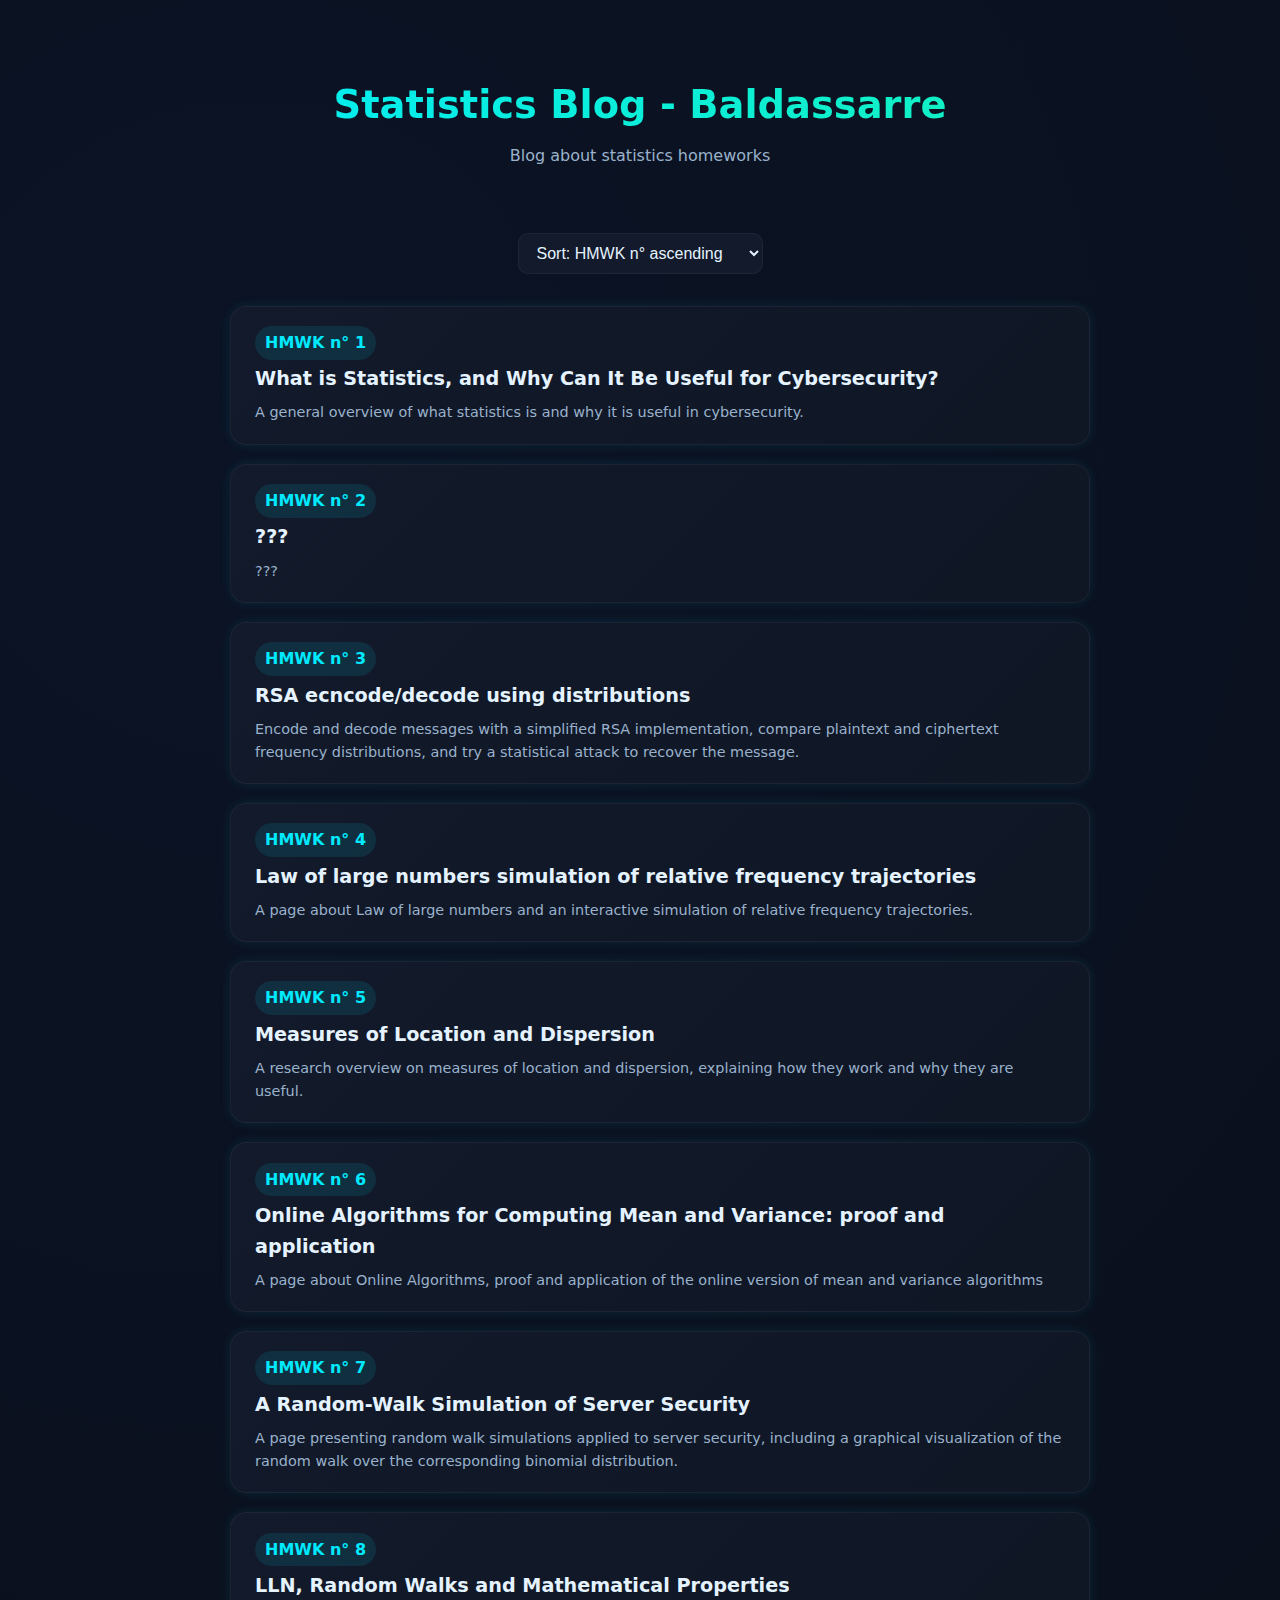
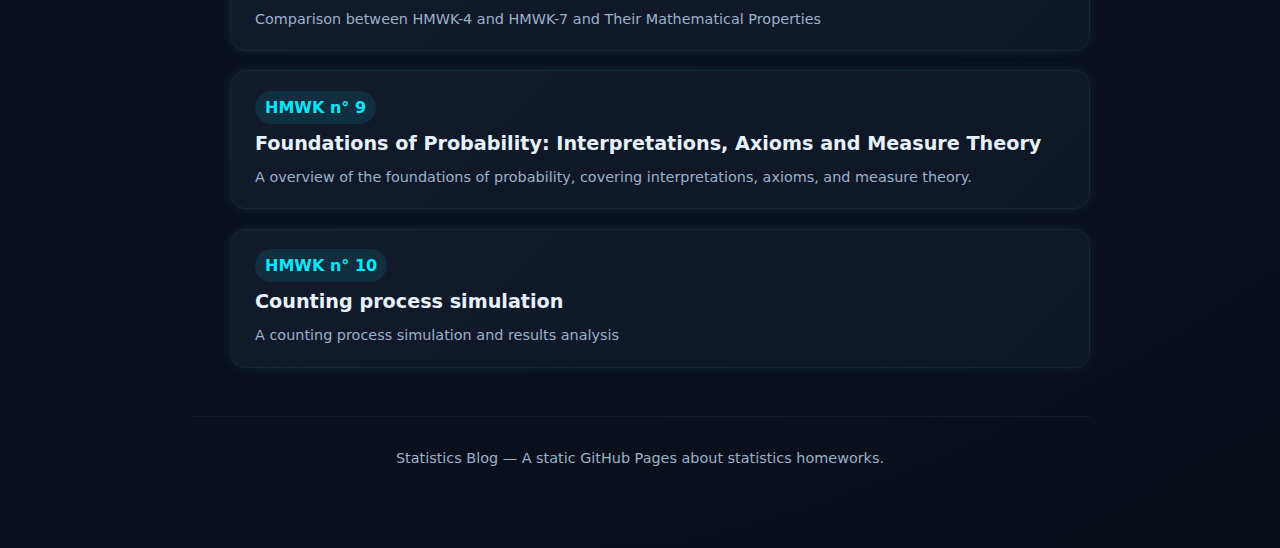
<file: index.html>
<!doctype html>
<html lang="en">
<head>
  <meta charset="utf-8">
  <meta name="viewport" content="width=device-width,initial-scale=1">
  <title>Statistics Blog — Blog about statistics homeworks</title>
  <meta name="description" content="Blog about statistics homeworks.">
  <link rel="stylesheet" href="styles/style.css">
</head>
<body>
  <header>
    <h1>Statistics Blog - Baldassarre</h1>
    <p>Blog about statistics homeworks</p>
  </header>

  <div class="container">
    <div class="controls">
      <select id="sort" aria-label="Sort homeworks">
        <option value="num-asc">Sort: HMWK n° ascending</option>
        <option value="num-desc">Sort: HMWK n° descending</option>
      </select>
    </div>

    <ol id="hw-list" class="list">
      <a href="static/hmwk-1.html" class="card" data-num="1">
        <div class="hmwk-num">HMWK n° 1</div>
        <div class="title">What is Statistics, and Why Can It Be Useful for Cybersecurity?</div>
        <div class="meta">
          A general overview of what statistics is and why it is useful in cybersecurity.
        </div>
      </a>

      <a href="static/hmwk-2.html" class="card" data-num="2">
        <div class="hmwk-num">HMWK n° 2</div>
        <div class="title">???</div>
        <div class="meta">???</div>
      </a>

      <a href="static/hmwk-3.html" class="card" data-num="3">
        <div class="hmwk-num">HMWK n° 3</div>
        <div class="title">RSA ecncode/decode using distributions</div>
      <div class="meta">
        Encode and decode messages with a simplified RSA implementation, 
        compare plaintext and ciphertext frequency distributions, 
        and try a statistical attack to recover the message.
      </div>
      </a>

      <a href="static/hmwk-4.html" class="card" data-num="4">
        <div class="hmwk-num">HMWK n° 4</div>
        <div class="title">Law of large numbers simulation of relative frequency trajectories</div>
        <div class="meta">
          A page about Law of large numbers and an interactive simulation of relative frequency trajectories.
        </div>
      </a>

      <a href="static/hmwk-5.html" class="card" data-num="5">
        <div class="hmwk-num">HMWK n° 5</div>
        <div class="title">Measures of Location and Dispersion</div>
        <div class="meta">
          A research overview on measures of location and dispersion, explaining how they work and why they are useful.
        </div>
      </a>

      <a href="static/hmwk-6.html" class="card" data-num="6">
        <div class="hmwk-num">HMWK n° 6</div>
        <div class="title">Online Algorithms for Computing Mean and Variance: proof and application</div>
        <div class="meta">
          A page about Online Algorithms, proof and application of the online version of mean and variance algorithms
        </div>
      </a>

      <a href="static/hmwk-7.html" class="card" data-num="7">
        <div class="hmwk-num">HMWK n° 7</div>
        <div class="title">A Random-Walk Simulation of Server Security</div>
        <div class="meta">
          A page presenting random walk simulations applied to server security, including a graphical visualization 
          of the random walk over the corresponding binomial distribution.
        </div>
      </a>

      <a href="static/hmwk-8.html" class="card" data-num="8">
        <div class="hmwk-num">HMWK n° 8</div>
        <div class="title">LLN, Random Walks and Mathematical Properties</div>
        <div class="meta">
          Comparison between HMWK-4 and HMWK-7 and Their Mathematical Properties
        </div>
      </a>

      <a href="static/hmwk-9.html" class="card" data-num="9">
        <div class="hmwk-num">HMWK n° 9</div>
        <div class="title">Foundations of Probability: Interpretations, Axioms and Measure Theory</div>
        <div class="meta">
          A overview of the foundations of probability, covering interpretations, axioms, and measure theory.
        </div>
      </a>

      <a href="static/hmwk-10.html" class="card" data-num="10">
        <div class="hmwk-num">HMWK n° 10</div>
        <div class="title">Counting process simulation</div>
        <div class="meta">
          A counting process simulation and results analysis
        </div>
      </a>
    </ol>

    <footer>
      <p>Statistics Blog — A static GitHub Pages about statistics homeworks.</p>
    </footer>
  </div>

  <script>
    (function(){
      const list = document.getElementById('hw-list');
      const items = Array.from(list.children);
      const sort = document.getElementById('sort');

      function render(sorted){
        list.innerHTML = '';
        sorted.forEach(i => list.appendChild(i));
      }

      function doSort(){
        const mode = sort.value;
        const sorted = items.slice().sort((a,b) => {
          const numA = Number(a.dataset.num);
          const numB = Number(b.dataset.num);
          return mode === 'num-asc' ? numA - numB : numB - numA;
        });
        render(sorted);
      }

      sort.addEventListener('change', doSort);
      doSort();
    })();
  </script>
</body>
</html>
</file>
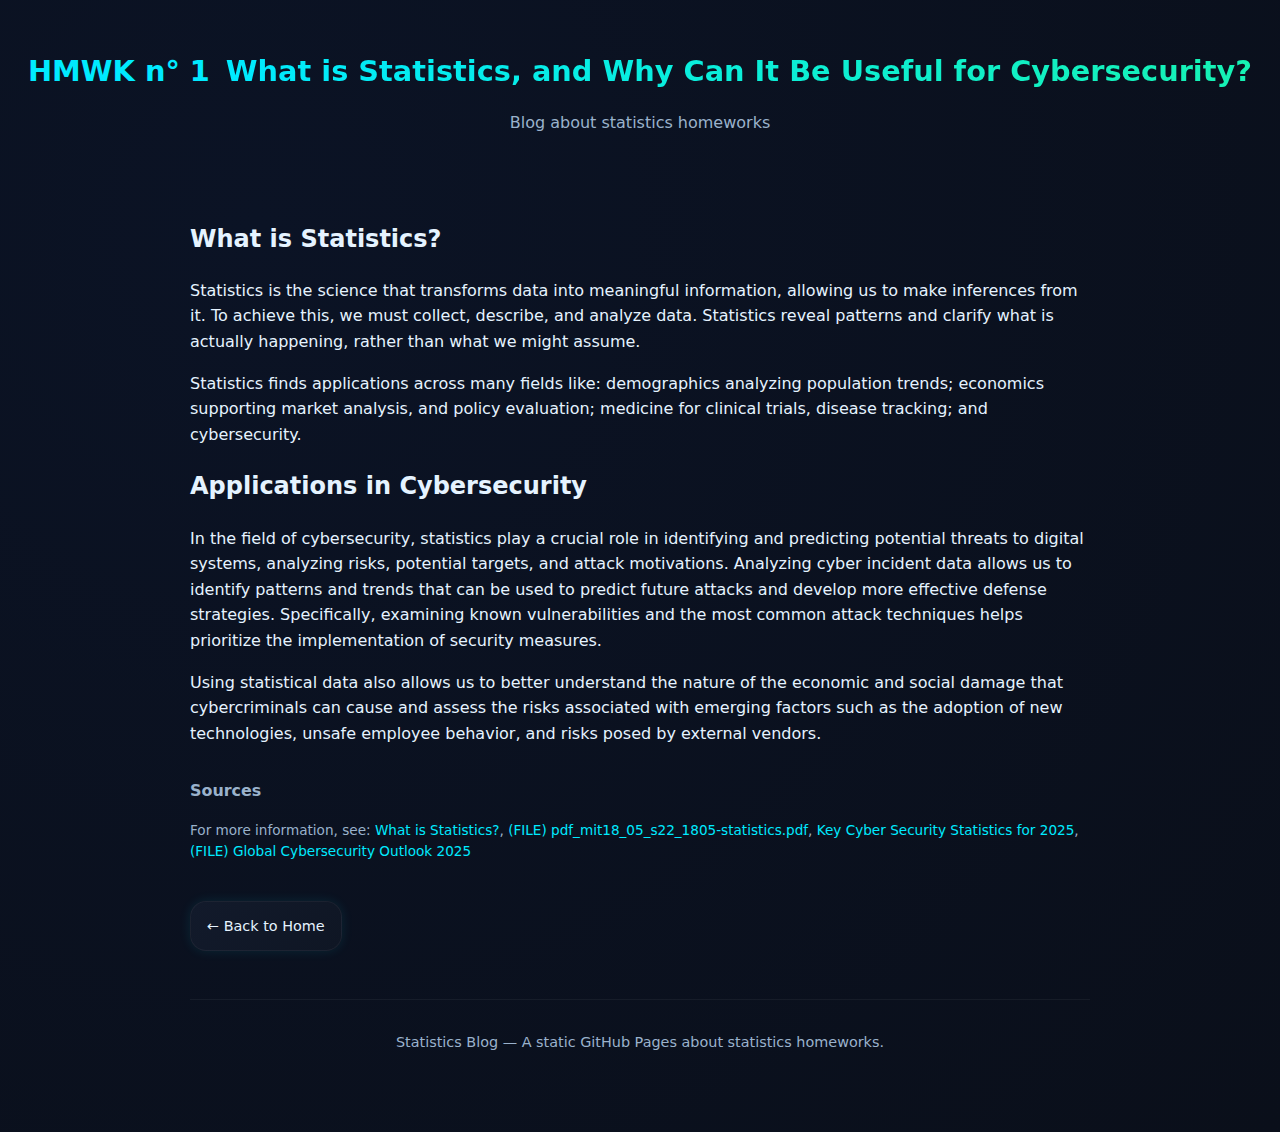
<file: static/hmwk-1.html>
<!doctype html>
<html lang="en">
<head>
  <meta charset="utf-8">
  <meta name="viewport" content="width=device-width,initial-scale=1">
  <title>HMWK n° 1 — What is Statistics, and Why Can It Be Useful for Cybersecurity?</title>
  <meta name="description" content="Homework 1: What is Statistics, and Why Can It Be Useful for Cybersecurity?.">
  <link rel="stylesheet" href="../styles/style.css">
</head>

<body>
  <header>
    <div class="hw-header">
      <div class="hw-num">HMWK n° 1</div>
      <div class="hw-title">What is Statistics, and Why Can It Be Useful for Cybersecurity?</div>
    </div>
    <p>Blog about statistics homeworks</p>
  </header>

  <div class="container">
    <article>
      <section>
        <h2>What is Statistics?</h2>
        <p>Statistics is the science that transforms data into meaningful information, allowing us to make inferences from it. To achieve this, we must collect, describe, and analyze data. Statistics reveal patterns and clarify what is actually happening, rather than what we might assume.</p>
        <p>Statistics finds applications across many fields like: demographics analyzing population trends; economics supporting market analysis, and policy evaluation; medicine for clinical trials, disease tracking; and cybersecurity.</p>
      </section>

      <section>
        <h2>Applications in Cybersecurity</h2>
        <p>In the field of cybersecurity, statistics play a crucial role in identifying and predicting potential threats to digital systems, analyzing risks, potential targets, and attack motivations. Analyzing cyber incident data allows us to identify patterns and trends that can be used to predict future attacks and develop more effective defense strategies. Specifically, examining known vulnerabilities and the most common attack techniques helps prioritize the implementation of security measures.</p>
        <p>Using statistical data also allows us to better understand the nature of the economic and social damage that cybercriminals can cause and assess the risks associated with emerging factors such as the adoption of new technologies, unsafe employee behavior, and risks posed by external vendors.</p>
      </section>

      <section class="sources">
        <h3>Sources</h3>
        <p>For more information, see:
          <a href="https://www.mtu.edu/math/undergraduate/statistics/what/" target="_blank">What is Statistics?</a>,
          <a href="https://openlearninglibrary.mit.edu/asset-v1:MITx+18.05r_10+2022_Summer+type@asset+block/pdf_mit18_05_s22_1805-statistics.pdf" target="_blank">(FILE) pdf_mit18_05_s22_1805-statistics.pdf</a>,
          <a href="https://www.sentinelone.com/cybersecurity-101/cybersecurity/cyber-security-statistics/#vulnerabilities-and-breach-statistics" target="_blank">Key Cyber Security Statistics for 2025</a>,
          <a href="https://www.google.com/url?sa=t&source=web&rct=j&opi=89978449&url=https://reports.weforum.org/docs/WEF_Global_Cybersecurity_Outlook_2025.pdf&ved=2ahUKEwjbwYTTzuCQAxXTcfEDHe5pKNgQFnoECB0QAQ&usg=AOvVaw2eRKCGzbtWUESgTKxc3-0X" target="_blank">(FILE) Global Cybersecurity Outlook 2025</a>
        </p>
      </section>

      <nav>
        <a href="../index.html" class="card">← Back to Home</a>
      </nav>
    </article>

    <footer>
      <p>Statistics Blog — A static GitHub Pages about statistics homeworks.</p>
    </footer>
  </div>
</body>
</html>
</file>
<file: styles/style.css>
:root {
  --bg: #0a0f1a;
  --card: #121a2b;
  --accent: #00eaff;
  --text: #e5f3ff;
  --muted: #9ab2cc;
  --highlight: #16f2b3;
  --glass: rgba(255,255,255,0.04);
  font-family: 'Inter', system-ui, sans-serif;
}

body {
  margin: 0;
  background: radial-gradient(circle at 20% 20%, #0b1325, var(--bg));
  color: var(--text);
  min-height: 100vh;
  line-height: 1.6;
  overflow-x: hidden;
}

header {
  text-align: center;
  padding: 3rem 1rem 1rem;
}

header h1 {
  font-size: 2.4rem;
  margin-bottom: 0.5rem;
  background: linear-gradient(90deg, var(--accent), var(--highlight));
  -webkit-background-clip: text;
  -webkit-text-fill-color: transparent;
}

header p {
  color: var(--muted);
  max-width: 650px;
  margin: 0 auto;
}

.container {
  max-width: 900px;
  margin: 2rem auto;
  padding: 1rem 1.5rem;
}

.controls {
  display: flex;
  flex-wrap: wrap;
  gap: 1rem;
  justify-content: center;
  margin-bottom: 2rem;
}

select {
  background: var(--card);
  color: var(--text);
  border: 1px solid rgba(255,255,255,0.05);
  border-radius: 10px;
  padding: 10px 14px;
  font-size: 1rem;
}

.list {
  display: grid;
  gap: 1.2rem;
}

.card {
  background: linear-gradient(135deg, var(--card), #0f1624);
  border: 1px solid rgba(255,255,255,0.05);
  border-radius: 16px;
  padding: 1.2rem 1.5rem;
  box-shadow: 0 0 12px rgba(0,234,255,0.1);
  transition: transform .2s ease, box-shadow .2s ease;
  cursor: pointer;
  text-decoration: none;
  color: inherit;
  display: block;
}

.card:hover {
  transform: translateY(-4px);
  box-shadow: 0 0 18px rgba(22,242,179,0.3);
}

.hmwk-num {
  display: inline-block;
  background: rgba(0,234,255,0.1);
  color: var(--accent);
  font-weight: 700;
  padding: 4px 10px;
  border-radius: 999px;
  margin-bottom: 0.3rem;
}

.title {
  font-size: 1.2rem;
  font-weight: 600;
  margin-bottom: 0.4rem;
}

.meta {
  color: var(--muted);
  font-size: 0.9rem;
}

footer {
  text-align: center;
  color: var(--muted);
  font-size: 0.9rem;
  margin-top: 3rem;
  padding: 1rem;
  border-top: 1px solid rgba(255,255,255,0.05);
}

@media (max-width:600px){
  .title{font-size:1rem}
}

/* Pages */
.hw-header {
  display: flex;
  justify-content: center;
  align-items: center;
  gap: 1rem;
  font-size: 1.8rem;
  flex-wrap: wrap;
  margin-bottom: 1rem;
  text-align: center;
}

.hw-num {
  color: var(--accent);
  font-weight: 700;
}

.hw-title {
  background: linear-gradient(90deg, var(--accent), var(--highlight));
  -webkit-background-clip: text;
  -webkit-text-fill-color: transparent;
  font-weight: 600;
}

header p {
  text-align: center;
  margin-top: 0.5rem;
  color: var(--muted);
}

nav .card {
  font-size: 0.9rem;
  padding: 0.8rem 1rem;
  display: inline-block;
  margin-top: 1.5rem;
}

.sources {
  font-size: 0.85rem;
  color: var(--muted);
  margin-top: 2rem;
}

.sources a {
  color: var(--accent);
  text-decoration: none;
}

.sources a:hover {
  text-decoration: underline;
}
</file>
